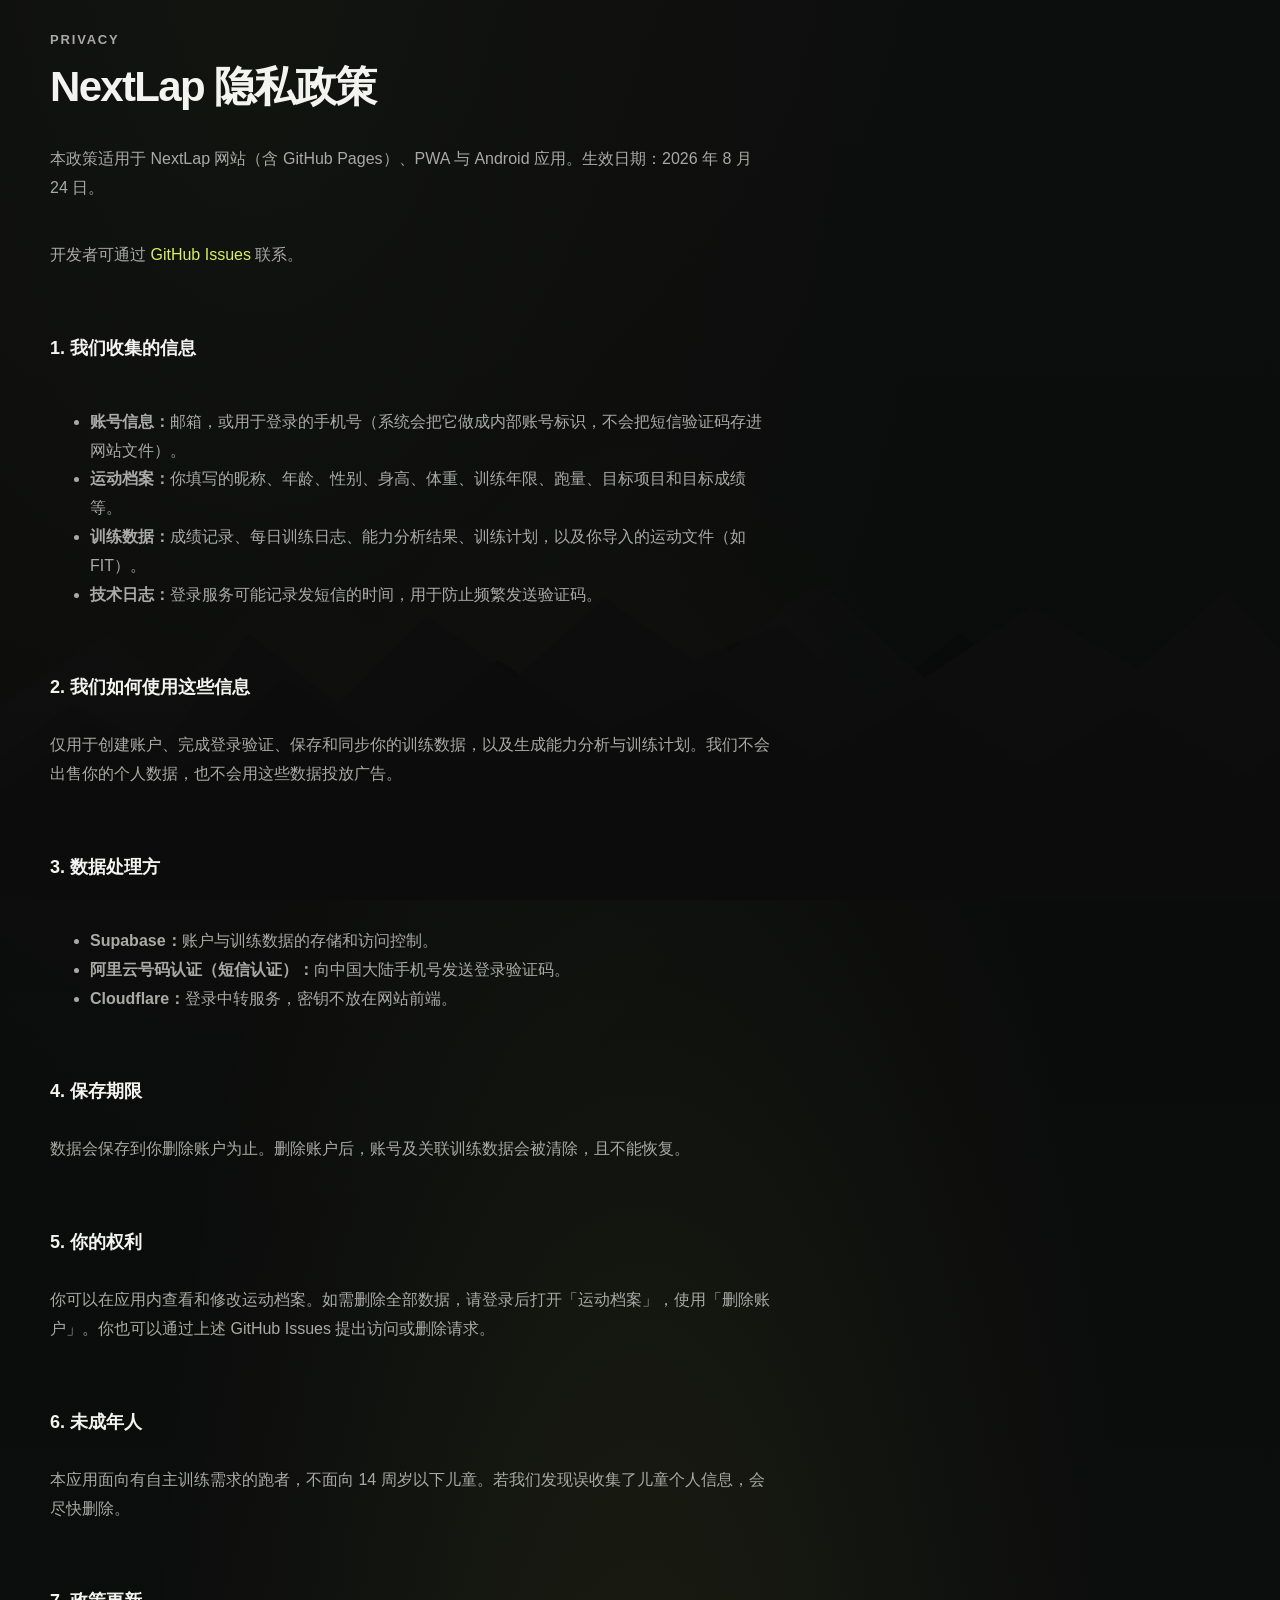
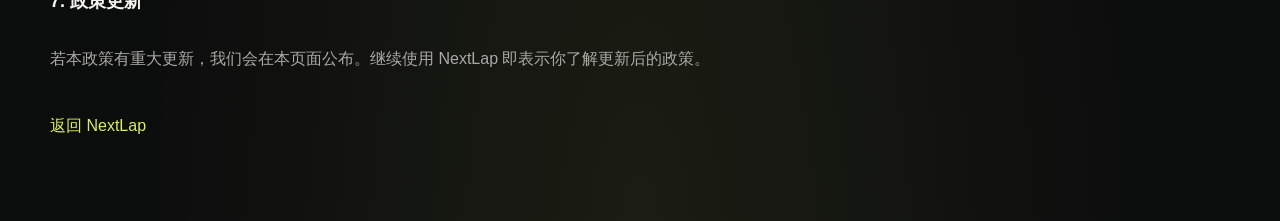
<file: privacy.html>
<!DOCTYPE html>
<html lang="zh-CN">
<head>
  <meta charset="UTF-8" />
  <meta name="viewport" content="width=device-width, initial-scale=1.0" />
  <title>隐私政策 · NextLap</title>
  <meta name="description" content="NextLap 隐私政策：说明我们收集哪些数据、如何使用，以及如何删除账户。" />
  <link rel="stylesheet" href="./styles.css?v=49" />
</head>
<body>
  <main class="app-root">
    <section class="page legal-page">
      <div class="page-head">
        <p class="eyebrow">Privacy</p>
        <h2>NextLap 隐私政策</h2>
      </div>
      <p>本政策适用于 NextLap 网站（含 GitHub Pages）、PWA 与 Android 应用。生效日期：2026 年 8 月 24 日。</p>
      <p>开发者可通过 <a href="https://github.com/sqm159/ai-running-plan/issues">GitHub Issues</a> 联系。</p>

      <h3>1. 我们收集的信息</h3>
      <ul>
        <li><strong>账号信息：</strong>邮箱，或用于登录的手机号（系统会把它做成内部账号标识，不会把短信验证码存进网站文件）。</li>
        <li><strong>运动档案：</strong>你填写的昵称、年龄、性别、身高、体重、训练年限、跑量、目标项目和目标成绩等。</li>
        <li><strong>训练数据：</strong>成绩记录、每日训练日志、能力分析结果、训练计划，以及你导入的运动文件（如 FIT）。</li>
        <li><strong>技术日志：</strong>登录服务可能记录发短信的时间，用于防止频繁发送验证码。</li>
      </ul>

      <h3>2. 我们如何使用这些信息</h3>
      <p>仅用于创建账户、完成登录验证、保存和同步你的训练数据，以及生成能力分析与训练计划。我们不会出售你的个人数据，也不会用这些数据投放广告。</p>

      <h3>3. 数据处理方</h3>
      <ul>
        <li><strong>Supabase：</strong>账户与训练数据的存储和访问控制。</li>
        <li><strong>阿里云号码认证（短信认证）：</strong>向中国大陆手机号发送登录验证码。</li>
        <li><strong>Cloudflare：</strong>登录中转服务，密钥不放在网站前端。</li>
      </ul>

      <h3>4. 保存期限</h3>
      <p>数据会保存到你删除账户为止。删除账户后，账号及关联训练数据会被清除，且不能恢复。</p>

      <h3>5. 你的权利</h3>
      <p>你可以在应用内查看和修改运动档案。如需删除全部数据，请登录后打开「运动档案」，使用「删除账户」。你也可以通过上述 GitHub Issues 提出访问或删除请求。</p>

      <h3>6. 未成年人</h3>
      <p>本应用面向有自主训练需求的跑者，不面向 14 周岁以下儿童。若我们发现误收集了儿童个人信息，会尽快删除。</p>

      <h3>7. 政策更新</h3>
      <p>若本政策有重大更新，我们会在本页面公布。继续使用 NextLap 即表示你了解更新后的政策。</p>

      <p><a href="./">返回 NextLap</a></p>
    </section>
  </main>
</body>
</html>
</file>
<file: styles.css>
:root {
  color-scheme: dark;
  --bg: #0C0D0D;
  --bg-elevated: #151617;
  --bg-card: #151617;
  --bg-card-hover: #1c1d1e;
  --bg-nav: #090A0A;
  --ink: #F3F3F0;
  --ink-secondary: #A9AAA5;
  --muted: #6F716C;
  --line: #2A2C2B;
  --line-strong: rgba(255, 255, 255, 0.15);
  --primary: #D9EE63;
  --primary-hover: #E5F47A;
  --primary-glow: rgba(217, 238, 99, 0.16);
  --indigo: #B9CC52;
  --indigo-hover: #A8BB48;
  --green: #22c55e;
  --green-dark: #16a34a;
  --emerald: #34d399;
  --orange: #f59e0b;
  --amber: #d97706;
  --red: #ef4444;
  --red-dark: #dc2626;
  --lime: #84cc16;
  --cyan: #06b6d4;
  --shadow: 0 4px 24px rgba(0, 0, 0, 0.5);
  --shadow-lg: 0 20px 60px rgba(0, 0, 0, 0.6);
}

* {
  box-sizing: border-box;
}

html {
  scroll-behavior: smooth;
}

body {
  margin: 0;
  background:
    radial-gradient(ellipse at 50% 100%, rgba(217, 238, 99, 0.07) 0%, transparent 55%),
    radial-gradient(ellipse at 20% 0%, rgba(217, 238, 99, 0.03) 0%, transparent 50%),
    linear-gradient(180deg, #0C0D0D 0%, #0a0b0b 50%, #0C0D0D 100%);
  color: var(--ink);
  font-family: -apple-system, BlinkMacSystemFont, "Segoe UI", "Microsoft YaHei", sans-serif;
  min-height: 100vh;
  position: relative;
  overflow-x: hidden;
}

/* 山脉半透明背景蒙版 */
body::after {
  content: "";
  position: fixed;
  bottom: 0;
  left: 0;
  right: 0;
  height: 75vh;
  pointer-events: none;
  z-index: 0;
  background-image:
    /* 远景山脉 - 最淡 */
    url("data:image/svg+xml,%3Csvg xmlns='http://www.w3.org/2000/svg' viewBox='0 0 1440 600' preserveAspectRatio='xMidYMax slice'%3E%3Cpath fill='%230f0f0f' fill-opacity='0.6' d='M0,600 L0,380 L120,300 L200,360 L320,220 L420,290 L520,180 L620,260 L720,200 L820,320 L920,240 L1040,350 L1160,270 L1280,340 L1380,250 L1440,320 L1440,600 Z'/%3E%3C/svg%3E"),
    /* 中景山脉 - 中等 */
    url("data:image/svg+xml,%3Csvg xmlns='http://www.w3.org/2000/svg' viewBox='0 0 1440 500' preserveAspectRatio='xMidYMax slice'%3E%3Cpath fill='%230a0a0a' fill-opacity='0.75' d='M0,500 L0,340 L80,280 L180,330 L280,200 L380,280 L480,180 L580,250 L680,160 L780,230 L880,190 L980,280 L1080,200 L1200,300 L1300,240 L1440,310 L1440,500 Z'/%3E%3C/svg%3E"),
    /* 近景山脉 - 最深 */
    url("data:image/svg+xml,%3Csvg xmlns='http://www.w3.org/2000/svg' viewBox='0 0 1440 400' preserveAspectRatio='xMidYMax slice'%3E%3Cpath fill='%23050505' fill-opacity='0.9' d='M0,400 L0,280 L100,200 L200,260 L320,150 L440,230 L560,130 L680,210 L800,160 L920,240 L1040,170 L1160,250 L1280,180 L1400,260 L1440,230 L1440,400 Z'/%3E%3C/svg%3E");
  background-repeat: no-repeat;
  background-position: bottom;
  background-size: 100% auto, 100% auto, 100% auto;
}

a {
  color: var(--primary);
  text-decoration: none;
  transition: color 0.18s ease;
}

a:hover {
  color: var(--primary-hover);
}

h1, h2, h3, h4, h5, p {
  margin-top: 0;
}

h1 {
  max-width: 780px;
  margin-bottom: 22px;
  font-size: clamp(36px, 6vw, 68px);
  line-height: 1.02;
  letter-spacing: -0.04em;
  color: var(--ink);
}

h2 {
  margin-bottom: 8px;
  font-size: clamp(26px, 4vw, 42px);
  letter-spacing: -0.04em;
  color: var(--ink);
}

h3 { margin-bottom: 10px; color: var(--ink); }

/* =========================================================================
   顶部导航栏（多页面 V1.0）
   ========================================================================= */
.topbar {
  position: sticky;
  top: 0;
  z-index: 100;
  background: rgba(9, 10, 10, 0.92);
  backdrop-filter: blur(20px);
  -webkit-backdrop-filter: blur(20px);
  border-bottom: 1px solid var(--line);
}

.nav {
  width: min(1180px, calc(100vw - 36px));
  margin: 0 auto;
  display: flex;
  justify-content: space-between;
  align-items: center;
  gap: 16px;
  padding: 12px 0;
}

.brand {
  display: flex;
  align-items: center;
  gap: 12px;
  font-weight: 800;
  letter-spacing: 0.02em;
  flex-shrink: 0;
  color: var(--ink);
}

.brand-mark {
  display: inline-grid;
  place-items: center;
  width: 40px;
  height: 40px;
  border-radius: 13px;
  background: linear-gradient(135deg, var(--primary), var(--indigo));
  color: #0C0D0D;
  font-size: 13px;
  box-shadow: 0 4px 16px var(--primary-glow);
}

.nav-links {
  display: flex;
  gap: 4px;
  flex: 1;
  min-width: 0;
  margin-left: 24px;
}

.nav-links a {
  padding: 8px 14px;
  border-radius: 999px;
  font-size: 14px;
  font-weight: 700;
  color: var(--muted);
  transition: all 0.15s ease;
  white-space: nowrap;
}

.nav-links a:hover {
  background: var(--bg-card);
  color: var(--ink);
}

.nav-links a.active {
  background: var(--primary);
  color: #0C0D0D;
  box-shadow: 0 4px 12px var(--primary-glow);
}

.nav-auth {
  display: flex;
  align-items: center;
  gap: 8px;
  flex-shrink: 0;
  min-width: 0;
}

.nav-user {
  display: inline-block;
  width: 128px;
  max-width: 128px;
  overflow: hidden;
  white-space: nowrap;
  text-overflow: ellipsis;
  vertical-align: middle;
  font-size: 13px;
  color: var(--ink);
  font-weight: 700;
}

/* =========================================================================
   应用根容器 / 页面容器
   ========================================================================= */
.app-root {
  width: min(1180px, calc(100vw - 36px));
  margin: 0 auto;
  display: grid;
  gap: 24px;
  padding: 28px 0 64px;
  position: relative;
  z-index: 1;
}

.page {
  display: grid;
  gap: 22px;
}

.page-head .eyebrow {
  margin: 0 0 8px;
}

/* =========================================================================
   按钮
   ========================================================================= */
.primary-button {
  display: inline-flex;
  align-items: center;
  justify-content: center;
  border: 0;
  border-radius: 999px;
  padding: 13px 22px;
  background: var(--primary);
  color: #0C0D0D;
  font: inherit;
  font-weight: 800;
  cursor: pointer;
  transition: transform 0.18s ease, background 0.18s ease, box-shadow 0.18s ease;
  box-shadow: 0 4px 14px var(--primary-glow);
}

.primary-button:hover {
  transform: translateY(-1px);
  background: var(--primary-hover);
  box-shadow: 0 6px 20px var(--primary-glow);
}

.primary-button.full {
  width: 100%;
  margin-top: 10px;
  padding: 16px 22px;
}

.primary-button:disabled {
  opacity: 0.5;
  cursor: not-allowed;
  transform: none;
  box-shadow: none;
}

.secondary-button,
.ghost-button,
.danger-button {
  display: inline-flex;
  align-items: center;
  justify-content: center;
  border-radius: 999px;
  padding: 11px 18px;
  font: inherit;
  font-weight: 700;
  cursor: pointer;
  transition: all 0.18s ease;
}

.secondary-button {
  border: 1px solid var(--line-strong);
  background: var(--bg-card);
  color: var(--ink);
}

.secondary-button:hover {
  background: var(--bg-card-hover);
  border-color: var(--primary);
}

.ghost-button {
  border: 1px solid var(--line);
  background: transparent;
  color: var(--ink-secondary);
}

.ghost-button:hover {
  background: var(--bg-card);
  color: var(--ink);
  border-color: var(--line-strong);
}

.danger-button {
  border: 1px solid rgba(220, 38, 38, 0.3);
  background: rgba(220, 38, 38, 0.08);
  color: var(--red);
}

.danger-button:hover {
  background: rgba(220, 38, 38, 0.18);
}

/* =========================================================================
   面板 / 卡片
   ========================================================================= */
.hero-card,
.form-card,
.output-card,
.panel,
.model-grid article,
.week-card,
.timeline-item {
  border: 1px solid var(--line);
  border-radius: 28px;
  background: var(--bg-card);
  box-shadow: var(--shadow);
}

.panel {
  padding: clamp(20px, 4vw, 34px);
}

.eyebrow {
  margin: 0 0 12px;
  color: var(--primary);
  font-size: 13px;
  font-weight: 800;
  letter-spacing: 0.14em;
  text-transform: uppercase;
}

.metric {
  padding: 18px;
  border-radius: 20px;
  background: var(--bg-elevated);
  border: 1px solid var(--line);
}

.metric span {
  display: block;
  margin-bottom: 8px;
  color: var(--muted);
  font-size: 13px;
}

.metric strong {
  line-height: 1.55;
  color: var(--ink);
}

/* =========================================================================
   表单
   ========================================================================= */
.form-card,
.output-card {
  box-shadow: var(--shadow);
  padding: clamp(18px, 3vw, 28px);
}

.form-grid {
  display: grid;
  grid-template-columns: repeat(2, minmax(0, 1fr));
  gap: 14px;
}

.form-grid.cols-3 {
  grid-template-columns: repeat(3, minmax(0, 1fr));
}

label {
  display: grid;
  gap: 8px;
  color: var(--ink-secondary);
  font-size: 14px;
  font-weight: 700;
}

input,
select,
textarea {
  width: 100%;
  border: 1px solid var(--line);
  border-radius: 14px;
  padding: 13px 14px;
  background: var(--bg-elevated);
  color: var(--ink);
  font: inherit;
  outline: none;
  transition: border-color 0.18s ease, box-shadow 0.18s ease;
}

input::placeholder,
textarea::placeholder {
  color: var(--muted);
}

input:focus,
select:focus,
textarea:focus {
  border-color: var(--primary);
  box-shadow: 0 0 0 3px var(--primary-glow);
}

select option {
  background: var(--bg-elevated);
  color: var(--ink);
}

textarea {
  min-height: 126px;
  resize: vertical;
  line-height: 1.65;
}

.full-field {
  grid-column: 1 / -1;
  margin-top: 4px;
}

.form-note {
  margin: 14px 0 0;
  font-size: 13px;
  color: var(--muted);
  line-height: 1.7;
}

/* =========================================================================
   首页 Dashboard
   ========================================================================= */
.hero {
  padding: 8px 0 12px;
}

.hero-grid {
  display: grid;
  grid-template-columns: minmax(0, 1.12fr) minmax(300px, 0.58fr);
  gap: 42px;
  align-items: center;
}

.hero-copy {
  max-width: 660px;
  color: var(--ink-secondary);
  font-size: 17px;
  line-height: 1.75;
}

.hero-actions {
  display: flex;
  gap: 12px;
  flex-wrap: wrap;
  align-items: center;
  margin-top: 22px;
}

.hero-card {
  display: grid;
  gap: 16px;
  padding: 24px;
}

/* Dashboard 状态卡片网格 */
.dashboard-grid {
  display: grid;
  grid-template-columns: repeat(auto-fit, minmax(220px, 1fr));
  gap: 16px;
}

.status-card {
  border: 1px solid var(--line);
  border-radius: 22px;
  padding: 20px;
  background: var(--bg-card);
  box-shadow: 0 8px 24px rgba(0, 0, 0, 0.35);
}

.status-card .label {
  display: block;
  margin-bottom: 8px;
  color: var(--muted);
  font-size: 12px;
  font-weight: 800;
  letter-spacing: 0.08em;
  text-transform: uppercase;
}

.status-card .value {
  font-size: 22px;
  font-weight: 800;
  color: var(--primary);
  line-height: 1.3;
}

.status-card .sub {
  margin-top: 6px;
  font-size: 13px;
  color: var(--muted);
  line-height: 1.5;
}

.quick-actions {
  display: flex;
  gap: 12px;
  flex-wrap: wrap;
}

/* =========================================================================
   认证页
   ========================================================================= */
.auth-wrap {
  display: grid;
  place-content: center;
  min-height: 60vh;
}

.auth-card {
  width: min(440px, 100%);
  margin: 0 auto;
  border: 1px solid var(--line);
  border-radius: 28px;
  padding: clamp(24px, 4vw, 36px);
  background: var(--bg-card);
  box-shadow: var(--shadow-lg);
}

.auth-tabs {
  display: flex;
  gap: 6px;
  margin-bottom: 22px;
  padding: 5px;
  border-radius: 999px;
  background: var(--bg-elevated);
  border: 1px solid var(--line);
}

.auth-tab {
  flex: 1;
  padding: 10px 14px;
  border: 0;
  border-radius: 999px;
  background: transparent;
  color: var(--muted);
  font: inherit;
  font-weight: 800;
  cursor: pointer;
  transition: all 0.18s ease;
}

.auth-tab.active {
  background: var(--bg-card);
  color: var(--ink);
  box-shadow: 0 2px 8px rgba(0, 0, 0, 0.3);
}

.auth-form {
  display: grid;
  gap: 14px;
}

.auth-hint {
  margin: 12px 0 0;
  font-size: 12px;
  color: var(--muted);
  line-height: 1.6;
}

.auth-method-tabs {
  display: flex;
  gap: 6px;
  margin-bottom: 18px;
  padding: 5px;
  border-radius: 999px;
  background: var(--bg-elevated);
  border: 1px solid var(--line);
}

.auth-method-tab {
  flex: 1;
  padding: 10px 14px;
  border: 0;
  border-radius: 999px;
  background: transparent;
  color: var(--muted);
  font: inherit;
  font-weight: 800;
  cursor: pointer;
  transition: all 0.18s ease;
}

.auth-method-tab.active {
  background: var(--bg-card);
  color: var(--ink);
  box-shadow: 0 2px 8px rgba(0, 0, 0, 0.3);
}

.phone-otp-row {
  display: flex;
  gap: 10px;
  align-items: flex-end;
}

.phone-otp-row label {
  flex: 1;
}

.otp-btn {
  white-space: nowrap;
  min-width: 110px;
  justify-content: center;
  padding: 11px 16px;
}

.config-warn {
  border: 1px solid rgba(217, 119, 6, 0.25);
  border-radius: 18px;
  padding: 16px 18px;
  background: rgba(217, 119, 6, 0.08);
  font-size: 14px;
  line-height: 1.7;
  color: var(--amber);
}

.config-warn strong {
  color: var(--orange);
}

.config-warn code {
  display: inline-block;
  padding: 2px 8px;
  border-radius: 8px;
  background: var(--bg-elevated);
  border: 1px solid rgba(217, 119, 6, 0.2);
  font-size: 13px;
  color: var(--ink);
}

/* =========================================================================
   运动档案页
   ========================================================================= */
.profile-section {
  border: 1px solid var(--line);
  border-radius: 22px;
  padding: 22px;
  background: var(--bg-card);
}

.profile-section h3 {
  margin-bottom: 14px;
  color: var(--ink);
  font-size: 16px;
}

/* =========================================================================
   成绩数据库页
   ========================================================================= */
.perf-toolbar {
  display: flex;
  justify-content: space-between;
  align-items: center;
  gap: 14px;
  flex-wrap: wrap;
}

.perf-table {
  width: 100%;
  border-collapse: collapse;
  font-size: 14px;
  background: var(--bg-card);
  border-radius: 18px;
  overflow: hidden;
  border: 1px solid var(--line);
}

.perf-table th,
.perf-table td {
  padding: 12px 14px;
  text-align: left;
  border-bottom: 1px solid var(--line);
}

.perf-table th {
  background: var(--bg-elevated);
  color: var(--muted);
  font-weight: 800;
  font-size: 12px;
  text-transform: uppercase;
  letter-spacing: 0.05em;
}

.perf-table tr:last-child td {
  border-bottom: 0;
}

.perf-table .col-event {
  font-weight: 800;
  color: var(--primary);
  white-space: nowrap;
}

.perf-table .col-time {
  font-weight: 700;
  font-size: 15px;
  color: var(--ink);
}

.perf-table .col-date {
  color: var(--muted);
  font-size: 13px;
}

.perf-table .col-action {
  text-align: right;
}

.perf-table .del-btn {
  border: 0;
  background: transparent;
  color: var(--red);
  font-size: 13px;
  cursor: pointer;
  padding: 4px 8px;
  border-radius: 8px;
}

.perf-table .del-btn:hover {
  background: rgba(220, 38, 38, 0.08);
}

.empty-row td {
  text-align: center;
  color: var(--muted);
  padding: 32px;
}

/* =========================================================================
   能力分析页
   ========================================================================= */
.analysis-layout {
  display: grid;
  grid-template-columns: minmax(0, 1.08fr) minmax(320px, 0.72fr);
  gap: 22px;
  align-items: start;
}

.output-card {
  position: sticky;
  top: 96px;
}

.empty-state {
  min-height: 360px;
  display: grid;
  place-content: center;
  text-align: center;
}

.empty-state p {
  color: var(--muted);
  line-height: 1.7;
}

/* 雷达图 */
.radar-section {
  margin: 20px 0;
  text-align: center;
}

.radar-canvas {
  max-width: 100%;
  height: auto;
  border-radius: 18px;
  background: var(--bg-elevated);
}

.radar-legend {
  display: flex;
  justify-content: center;
  gap: 24px;
  margin-top: 12px;
  font-size: 13px;
  color: var(--ink-secondary);
}

.radar-legend span {
  display: flex;
  align-items: center;
  gap: 6px;
}

.radar-legend .dot {
  width: 12px;
  height: 12px;
  border-radius: 50%;
}

.dot-current { background: var(--primary); }
.dot-target { background: var(--orange); }
/* 运动员类型徽章 */
.athlete-type-box {
  display: flex;
  align-items: center;
  gap: 12px;
  margin: 16px 0;
  border-radius: 18px;
  padding: 14px 18px;
  background: var(--bg-elevated);
  border: 1px solid var(--line);
}

.athlete-type-badge {
  display: inline-flex;
  align-items: center;
  justify-content: center;
  padding: 8px 16px;
  border-radius: 999px;
  font-size: 16px;
  font-weight: 800;
  white-space: nowrap;
  flex-shrink: 0;
}

.badge-speed { background: var(--orange); color: white; }
.badge-endurance { background: var(--primary); color: #0C0D0D; }
.badge-balanced { background: var(--green); color: white; }
.athlete-type-desc {
  font-size: 13px;
  line-height: 1.6;
  color: var(--ink-secondary);
}

/* 能力评估表 */
.demand-table {
  width: 100%;
  border-collapse: collapse;
  margin: 16px 0;
  font-size: 13px;
}

.demand-table th,
.demand-table td {
  padding: 8px 10px;
  text-align: center;
  border-bottom: 1px solid var(--line);
}

.demand-table th {
  color: var(--muted);
  font-weight: 700;
  font-size: 12px;
  text-transform: uppercase;
  letter-spacing: 0.05em;
}

.demand-table .surplus { color: var(--green); font-weight: 700; }
.demand-table .deficit { color: var(--red); font-weight: 700; }
.demand-table .balanced { color: var(--muted); }
.demand-table .gap-advantage { color: var(--green); font-weight: 700; }
.demand-table .gap-matched { color: var(--muted); font-weight: 600; }
.demand-table .gap-deficit { color: var(--red); font-weight: 700; }

/* 能力画像定性标签 */
.ability-profile {
  display: grid;
  grid-template-columns: repeat(3, minmax(0, 1fr));
  gap: 10px;
  margin: 8px 0 4px;
}

.profile-item {
  display: flex;
  justify-content: space-between;
  align-items: center;
  padding: 10px 14px;
  border-radius: 14px;
  font-size: 13px;
  border: 1px solid transparent;
}

.profile-item .profile-label {
  font-weight: 700;
  color: var(--ink-secondary);
}

.profile-item .profile-value {
  font-weight: 800;
  font-size: 14px;
}

.qual-excellent { background: rgba(5, 150, 105, 0.12); border-color: rgba(5, 150, 105, 0.25); }
.qual-excellent .profile-value { color: var(--green); }
.qual-good { background: var(--bg-elevated); border-color: var(--line); }
.qual-good .profile-value { color: var(--ink-secondary); }
.qual-deficit { background: rgba(220, 38, 38, 0.12); border-color: rgba(220, 38, 38, 0.25); }
.qual-deficit .profile-value { color: var(--red); }

/* 教练建议 */
.coach-advice-box {
  margin: 16px 0;
  border-radius: 18px;
  padding: 16px 18px;
  background: var(--bg-elevated);
  border: 1px solid var(--line);
}

.coach-advice-box h4 {
  margin: 0 0 10px;
  font-size: 15px;
  color: var(--primary);
}

.coach-advice-box p {
  margin: 6px 0;
  font-size: 14px;
  line-height: 1.7;
  color: var(--ink-secondary);
}

.coach-advice-box strong {
  color: var(--ink);
}

/* 配速表 */
.pace-table-box {
  margin: 10px 0 16px;
  border-radius: 18px;
  padding: 14px 16px;
  background: var(--bg-elevated);
  border: 1px solid var(--line);
}

.pace-table {
  width: 100%;
  border-collapse: collapse;
  font-size: 13px;
}

.pace-table th,
.pace-table td {
  padding: 8px 10px;
  text-align: left;
  border-bottom: 1px solid var(--line);
}

.pace-table th {
  color: var(--muted);
  font-weight: 700;
  font-size: 12px;
  text-transform: uppercase;
  letter-spacing: 0.05em;
}

.pace-table .pace-label { font-weight: 700; color: var(--primary); white-space: nowrap; }
.pace-table .pace-value { font-weight: 800; color: var(--ink); font-size: 14px; white-space: nowrap; }
.pace-table .pace-desc { color: var(--ink-secondary); line-height: 1.5; }
.pace-table .pace-desc small { color: var(--muted); font-size: 11px; }
.pace-note { margin: 10px 0 0; color: var(--muted); font-size: 12px; line-height: 1.6; }

/* 短板分析 */
.weakness-box {
  margin: 16px 0;
  border-radius: 18px;
  padding: 16px 18px;
  background: var(--bg-elevated);
  border: 1px solid var(--line);
}

.weakness-box h4 {
  margin: 0 0 10px;
  font-size: 15px;
  color: var(--orange);
}

.weakness-item {
  display: grid;
  grid-template-columns: auto 1fr;
  gap: 8px 12px;
  padding: 8px 0;
  border-bottom: 1px solid var(--line);
  font-size: 13px;
  line-height: 1.6;
}

.weakness-item:last-child { border-bottom: 0; }
.weakness-item .wk-label { color: var(--muted); font-weight: 700; white-space: nowrap; }
.weakness-item .wk-value { color: var(--ink-secondary); }

/* 训练权重调整 */
.weight-box {
  margin: 16px 0;
  border-radius: 18px;
  padding: 16px 18px;
  background: var(--bg-elevated);
  border: 1px solid var(--line);
}

.weight-box h4 { margin: 0 0 12px; font-size: 15px; color: var(--primary); }

.weight-comparison {
  display: grid;
  grid-template-columns: 1fr 1fr;
  gap: 12px;
}

.weight-col {
  min-width: 0;
}

.weight-col h5 {
  margin: 0 0 8px;
  font-size: 13px;
  color: var(--ink-secondary);
  font-weight: 800;
  text-transform: uppercase;
  letter-spacing: 0.05em;
}

.weight-bar-item {
  display: flex;
  gap: 5px;
  align-items: center;
  margin-bottom: 6px;
  font-size: 13px;
  min-width: 0;
}

.weight-bar-item .wb-label {
  flex: 0 0 70px;
  width: 70px;
  font-weight: 700;
  font-size: 11px;
  line-height: 1.2;
  white-space: nowrap;
  overflow: visible;
  z-index: 10;
  position: relative;
}

.weight-bar-item .wb-bar {
  flex: 1 1 auto;
  height: 10px;
  border-radius: 999px;
  background: var(--line);
  overflow: hidden;
  min-width: 30px;
}

.weight-bar-item .wb-bar span { display: block; height: 100%; border-radius: inherit; transition: width 0.4s ease; }
.wb-default span { background: #8A8C87; }
.wb-adjusted span { background: var(--primary); box-shadow: 0 0 6px rgba(217,238,99,0.35); }

.weight-bar-item .wb-value {
  flex: 0 0 30px;
  width: 30px;
  text-align: center;
  font-weight: 800;
  font-size: 12px;
  border-radius: 5px;
  padding: 1px 3px;
}

.wb-default .wb-value { background: #8A8C87; color: #0C0D0D; }
.wb-adjusted .wb-value { background: var(--primary); color: #0C0D0D; }

.wb-default .wb-label { color: #F3F3F0 !important; }
.wb-adjusted .wb-label {
  color: #0C0D0D !important;
  background: rgba(217, 238, 99, 0.85);
  border-radius: 4px;
  padding: 1px 4px;
}

/* 动态调整提示 */
.adjustment-box {
  display: grid;
  gap: 8px;
  margin: 16px 0;
  border: 1px solid rgba(217, 238, 99, 0.30);
  border-radius: 18px;
  padding: 14px 16px;
  background: rgba(217, 238, 99, 0.08);
}

.adjustment-box strong { color: var(--primary); }
.adjustment-box p { margin: 0; color: var(--ink); font-size: 13px; line-height: 1.6; }

/* 标签 pill */
.pill-list {
  display: flex;
  flex-wrap: wrap;
  gap: 8px;
  margin: 14px 0 20px;
}

.pill {
  border-radius: 999px;
  padding: 7px 11px;
  background: var(--bg-elevated);
  color: var(--ink);
  font-size: 13px;
  font-weight: 800;
  border: 1px solid var(--line);
}

.advice {
  border-left: 4px solid var(--primary);
  border-radius: 14px;
  padding: 14px 16px;
  background: var(--bg-elevated);
  color: var(--ink-secondary);
  line-height: 1.65;
}

/* =========================================================================
   训练计划页
   ========================================================================= */
.timeline {
  display: grid;
  grid-template-columns: repeat(4, minmax(0, 1fr));
  gap: 14px;
  margin: 22px 0 24px;
}

.timeline-item {
  box-shadow: var(--shadow);
  padding: 18px;
}

.timeline-item strong {
  display: block;
  margin-bottom: 6px;
  font-size: 18px;
  color: var(--ink);
}

.timeline-item span {
  color: var(--muted);
  font-size: 14px;
}

.week-grid {
  display: grid;
  grid-template-columns: repeat(2, minmax(0, 1fr));
  gap: 16px;
}

.week-card {
  box-shadow: var(--shadow);
  padding: 20px;
}

.week-head {
  display: flex;
  justify-content: space-between;
  gap: 14px;
  border-bottom: 1px solid var(--line);
  padding-bottom: 12px;
  margin-bottom: 12px;
}

.week-head small { color: var(--muted); }

.day-list {
  display: grid;
  gap: 10px;
  margin: 0;
  padding: 0;
  list-style: none;
}

.day-list li {
  display: grid;
  gap: 4px;
  border-radius: 14px;
  padding: 12px;
  background: var(--bg-elevated);
  border: 1px solid var(--line);
}

.day-list strong { color: var(--primary); }
.day-list span { color: var(--ink-secondary); font-size: 13px; line-height: 1.5; }

/* =========================================================================
   模型 / 科学依据
   ========================================================================= */
.model-grid {
  display: grid;
  grid-template-columns: repeat(4, minmax(0, 1fr));
  gap: 14px;
}

.model-grid article {
  box-shadow: var(--shadow);
  padding: 20px;
}

.model-grid p {
  color: var(--ink-secondary);
  line-height: 1.7;
  font-size: 13px;
}

.science-grid {
  display: grid;
  grid-template-columns: repeat(3, minmax(0, 1fr));
  gap: 14px;
}

.science-card {
  border: 1px solid var(--line);
  border-radius: 22px;
  padding: 20px;
  background: var(--bg-card);
}

.science-card h3 { margin-bottom: 8px; color: var(--primary); }
.science-desc { font-size: 13px; line-height: 1.7; color: var(--ink-secondary); margin-bottom: 12px; }
.science-tags { display: flex; flex-wrap: wrap; gap: 6px; }
.science-tags span { padding: 4px 10px; border-radius: 999px; background: var(--bg-elevated); color: var(--ink-secondary); font-size: 11px; font-weight: 700; border: 1px solid var(--line); }

.formula-grid {
  display: grid;
  grid-template-columns: repeat(4, minmax(0, 1fr));
  gap: 12px;
}

.formula-card {
  border: 1px solid var(--line);
  border-radius: 18px;
  padding: 16px;
  background: var(--bg-card);
}

.formula-card h4 { margin: 0 0 8px; font-size: 14px; color: var(--primary); }
.formula-card code { display: block; margin-bottom: 8px; padding: 8px 10px; border-radius: 10px; background: var(--bg-elevated); font-size: 11px; color: var(--ink); line-height: 1.5; overflow-x: auto; }
.formula-card p { font-size: 12px; line-height: 1.6; color: var(--ink-secondary); }

/* =========================================================================
   Toast / Loading / Guard
   ========================================================================= */
.toast {
  position: fixed;
  bottom: 28px;
  left: 50%;
  transform: translateX(-50%);
  z-index: 200;
  padding: 12px 20px;
  border-radius: 999px;
  background: var(--bg-elevated);
  color: var(--ink);
  font-size: 14px;
  font-weight: 700;
  box-shadow: var(--shadow-lg);
  animation: toast-in 0.2s ease;
  border: 1px solid var(--line);
}

.toast.toast-error { background: var(--red); color: white; }
.toast.toast-success { background: var(--green); color: white; }
@keyframes toast-in {
  from { opacity: 0; transform: translate(-50%, 8px); }
  to { opacity: 1; transform: translate(-50%, 0); }
}

.loading {
  display: grid;
  place-content: center;
  padding: 60px 0;
  color: var(--muted);
  font-size: 14px;
}

.loading::after {
  content: "";
  display: block;
  width: 28px;
  height: 28px;
  margin: 12px auto 0;
  border: 3px solid var(--line);
  border-top-color: var(--primary);
  border-radius: 50%;
  animation: spin 0.8s linear infinite;
}

@keyframes spin { to { transform: rotate(360deg); } }

.guard {
  text-align: center;
  padding: 60px 20px;
}

.guard h2 { margin-bottom: 12px; }
.guard p { color: var(--muted); margin-bottom: 22px; line-height: 1.7; }

.site-footer {
  width: min(1180px, calc(100vw - 36px));
  margin: 0 auto;
  padding: 0 0 40px;
  text-align: center;
  font-size: 13px;
  color: var(--muted);
  line-height: 1.7;
}

.legal-page {
  max-width: 720px;
}

.legal-page h3 {
  margin: 28px 0 10px;
  font-size: 18px;
}

.legal-page p,
.legal-page li {
  color: var(--ink-secondary);
  line-height: 1.8;
}

.account-danger {
  margin-top: 28px;
  padding: 18px 20px;
  border: 1px solid rgba(239, 68, 68, 0.28);
  border-radius: 16px;
  background: rgba(239, 68, 68, 0.06);
}

.account-danger h3 {
  margin: 0 0 8px;
}

.account-danger p {
  color: var(--ink-secondary);
  line-height: 1.7;
  margin: 0 0 14px;
}

/* =========================================================================
   响应式
   ========================================================================= */
@media (max-width: 980px) {
  .hero-grid,
  .analysis-layout,
  .timeline,
  .week-grid,
  .model-grid,
  .science-grid,
  .formula-grid,
  .weight-comparison {
    grid-template-columns: 1fr;
  }

  .output-card {
    position: static;
  }

  .nav-links {
    margin-left: 12px;
    overflow-x: auto;
  }
}

@media (max-width: 720px) {
  .nav {
    flex-wrap: wrap;
  }

  .nav-links {
    order: 3;
    width: 100%;
    margin-left: 0;
  }

  /* 登录账号固定宽度，超出省略，避免挤掉滑动菜单 */
  .nav-auth {
    flex-shrink: 0;
    gap: 6px;
  }

  .nav-user {
    width: 96px;
    max-width: 96px;
  }

  .form-grid,
  .form-grid.cols-3 {
    grid-template-columns: 1fr;
  }

  h1 { font-size: 38px; }
}

@media (max-width: 400px) {
  .nav-user {
    width: 84px;
    max-width: 84px;
  }

  .nav-auth .ghost-button {
    padding: 6px 10px;
    font-size: 12px;
  }
}

/* =========================================================================
   V2 训练日历 / 每日日志 / 训练负荷
   ========================================================================= */

/* ---- 启用课表按钮 + 状态条 ---- */
.plan-action-bar {
  display: flex;
  align-items: center;
  gap: 14px;
  flex-wrap: wrap;
  margin: 14px 0 22px;
  padding: 14px 18px;
  border-radius: 18px;
  background: rgba(217, 238, 99, 0.08);
  border: 1px solid rgba(217, 238, 99, 0.18);
}

.plan-status {
  font-size: 14px;
  line-height: 1.6;
  color: var(--ink-secondary);
}

.plan-status-active {
  color: var(--primary);
  font-weight: 700;
}

.plan-status-active a {
  color: var(--primary);
  text-decoration: underline;
}

.plan-status-other {
  color: var(--orange);
  font-size: 13px;
}

/* ---- 弹窗 ---- */
.modal-overlay {
  position: fixed;
  inset: 0;
  z-index: 1000;
  background: rgba(0, 0, 0, 0.6);
  backdrop-filter: blur(4px);
  display: grid;
  place-items: center;
  padding: 20px;
  animation: fadeIn 0.18s ease;
}

@keyframes fadeIn {
  from { opacity: 0; }
  to { opacity: 1; }
}

.modal-card {
  width: min(460px, 100%);
  background: var(--bg-card);
  border: 1px solid var(--line);
  border-radius: 22px;
  overflow: hidden;
  box-shadow: var(--shadow-lg);
  animation: popIn 0.22s ease;
}

@keyframes popIn {
  from { transform: scale(0.96); opacity: 0; }
  to { transform: scale(1); opacity: 1; }
}

.modal-head {
  display: flex;
  justify-content: space-between;
  align-items: center;
  padding: 18px 22px 8px;
}

.modal-head h3 {
  margin: 0;
  font-size: 18px;
  color: var(--ink);
}

.modal-close {
  background: transparent;
  border: 0;
  font-size: 26px;
  line-height: 1;
  color: var(--muted);
  cursor: pointer;
  padding: 4px 8px;
  border-radius: 8px;
}

.modal-close:hover { background: var(--bg-elevated); color: var(--ink); }

.modal-body {
  padding: 8px 22px 18px;
}

.modal-desc {
  margin: 0 0 14px;
  color: var(--ink-secondary);
  font-size: 14px;
  line-height: 1.7;
}

.modal-body label {
  font-size: 13px;
}

.modal-hint {
  margin-top: 8px;
  color: var(--muted);
  font-size: 12px;
}

.modal-foot {
  display: flex;
  justify-content: flex-end;
  gap: 10px;
  padding: 14px 22px 20px;
  background: var(--bg-elevated);
  border-top: 1px solid var(--line);
}

/* ---- 训练日历 ---- */
.cal-top-actions {
  display: flex;
  justify-content: space-between;
  align-items: center;
  flex-wrap: wrap;
  gap: 10px;
  margin: 0 0 16px;
}
.cal-month-nav {
  display: flex;
  flex-wrap: wrap;
  gap: 8px;
  align-items: center;
}

.month-cal {
  border: 1px solid var(--line);
  border-radius: 20px;
  background: var(--bg-card);
  padding: 16px;
}
.month-cal-weekdays {
  display: grid;
  grid-template-columns: repeat(7, minmax(0, 1fr));
  gap: 8px;
  margin-bottom: 8px;
  text-align: center;
  color: var(--muted);
  font-size: 12px;
  font-weight: 700;
}
.month-cal-grid {
  display: grid;
  grid-template-columns: repeat(7, minmax(0, 1fr));
  gap: 8px;
}
.month-day-num {
  font-size: 15px;
  font-weight: 800;
  color: var(--ink);
}
.month-day.is-outside {
  opacity: 0.42;
}
.cal-day-title-empty {
  min-height: 1em;
}

.calendar-page .cal-summary {
  display: grid;
  grid-template-columns: repeat(3, minmax(0, 1fr));
  gap: 12px;
  margin: 16px 0 24px;
}

.cal-summary-item {
  padding: 14px 16px;
  border-radius: 16px;
  background: var(--bg-card);
  border: 1px solid var(--line);
}

.cal-summary-item span {
  display: block;
  color: var(--muted);
  font-size: 12px;
  margin-bottom: 4px;
}

.cal-summary-item strong {
  font-size: 17px;
  color: var(--ink);
}

.cal-weeks {
  display: grid;
  gap: 18px;
}

.cal-week {
  border: 1px solid var(--line);
  border-radius: 20px;
  background: var(--bg-card);
  padding: 16px;
}

.cal-week-head {
  display: flex;
  justify-content: space-between;
  align-items: center;
  gap: 12px;
  flex-wrap: wrap;
  margin-bottom: 12px;
  padding-bottom: 10px;
  border-bottom: 1px solid var(--line);
}

.cal-week-title {
  font-size: 16px;
  font-weight: 800;
  color: var(--ink);
}

.cal-week-phase {
  display: inline-block;
  margin-left: 8px;
  padding: 3px 10px;
  border-radius: 999px;
  font-size: 11px;
  font-weight: 700;
  color: white;
}

.phase-base { background: var(--primary); color: #0C0D0D; }
.phase-build { background: var(--green); }
.phase-specific { background: var(--orange); }
.phase-taper { background: var(--indigo); color: #0C0D0D; }
.cal-week-meta {
  color: var(--muted);
  font-size: 12px;
}

.cal-week-grid {
  display: grid;
  grid-template-columns: repeat(7, minmax(0, 1fr));
  gap: 8px;
}

.cal-day {
  display: flex;
  flex-direction: column;
  gap: 4px;
  padding: 10px 8px;
  border-radius: 12px;
  background: var(--bg-elevated);
  border: 1px solid var(--line);
  min-height: 86px;
  transition: transform 0.15s ease, box-shadow 0.15s ease;
  text-decoration: none;
  color: inherit;
}

.cal-day:hover {
  transform: translateY(-2px);
  box-shadow: 0 8px 20px rgba(0, 0, 0, 0.4);
  border-color: var(--primary);
}

.cal-day-head {
  display: flex;
  justify-content: space-between;
  font-size: 11px;
  color: var(--muted);
}

.cal-date { font-weight: 700; color: var(--ink); }

.cal-day-title {
  font-size: 12px;
  font-weight: 700;
  color: var(--ink);
  line-height: 1.3;
}

.cal-day-status {
  font-size: 10px;
  color: var(--muted);
  margin-top: auto;
}

.cal-day-load {
  font-size: 11px;
  font-weight: 700;
  color: var(--primary);
}

.cal-day-future { background: var(--bg-elevated); }
.cal-day-past { background: var(--bg-elevated); opacity: 0.85; }
.cal-day-today {
  border-color: var(--primary);
  background: rgba(217, 238, 99, 0.14);
}
.cal-day-done {
  background: rgba(5, 150, 105, 0.14);
  border-color: rgba(5, 150, 105, 0.35);
}
.cal-day-partial {
  background: rgba(217, 119, 6, 0.14);
  border-color: rgba(217, 119, 6, 0.35);
}
.cal-day-skip {
  background: var(--bg-elevated);
  opacity: 0.5;
}
.cal-day-missed {
  background: rgba(220, 38, 38, 0.08);
  border-color: rgba(220, 38, 38, 0.25);
}

/* ---- 每日训练详情页 ---- */
.day-nav {
  display: flex;
  justify-content: space-between;
  gap: 10px;
  margin: 0 0 14px;
}

.ghost-button {
  background: transparent;
  border: 1px solid var(--line);
  border-radius: 999px;
  padding: 8px 14px;
  font: inherit;
  font-size: 13px;
  color: var(--ink-secondary);
  cursor: pointer;
  text-decoration: none;
  display: inline-block;
}

.ghost-button:hover { background: var(--bg-card); color: var(--ink); border-color: var(--line-strong); }

.ghost-button.disabled {
  opacity: 0.4;
  cursor: not-allowed;
  pointer-events: none;
}

.danger-btn {
  color: var(--red);
  border-color: rgba(220, 38, 38, 0.3);
  background: rgba(220, 38, 38, 0.08);
}
.danger-btn:hover {
  background: rgba(220, 38, 38, 0.18);
  color: var(--red);
  border-color: rgba(220, 38, 38, 0.5);
}

.danger-button {
  display: inline-flex;
  align-items: center;
  justify-content: center;
  border: 0;
  border-radius: 999px;
  padding: 13px 22px;
  background: var(--red);
  color: white;
  font: inherit;
  font-weight: 800;
  cursor: pointer;
  transition: transform 0.18s ease, background 0.18s ease;
}
.danger-button:hover {
  transform: translateY(-1px);
  background: var(--red-dark);
}
.danger-button:disabled {
  opacity: 0.5;
  cursor: not-allowed;
  transform: none;
}

.day-grid {
  display: grid;
  grid-template-columns: minmax(0, 1fr) minmax(0, 1fr);
  gap: 18px;
  align-items: start;
}

.day-plan-title {
  font-size: 18px;
  font-weight: 800;
  color: var(--ink);
  margin: 8px 0;
}

.day-plan-detail {
  color: var(--ink-secondary);
  font-size: 14px;
  line-height: 1.75;
  white-space: pre-wrap;
}

.log-form {
  display: grid;
  gap: 12px;
}

.log-grid {
  display: grid;
  grid-template-columns: repeat(2, minmax(0, 1fr));
  gap: 12px;
}

.log-preview {
  margin-top: 4px;
  padding: 12px 14px;
  border-radius: 14px;
  background: rgba(217, 238, 99, 0.10);
  color: var(--primary);
  font-size: 14px;
  font-weight: 700;
  border: 1px solid rgba(217, 238, 99, 0.20);
}

.log-preview strong { font-size: 16px; }

.log-actions {
  display: flex;
  gap: 10px;
}

.log-feedback {
  margin-top: 18px;
}

.advice-box {
  border-left: 4px solid var(--primary);
  background: var(--bg-elevated);
}

.feedback-list {
  margin: 8px 0 0;
  padding-left: 20px;
}

.feedback-list li {
  margin-bottom: 6px;
  font-size: 14px;
  line-height: 1.6;
  color: var(--ink-secondary);
}

/* ---- 动态调整卡片 ---- */
.adjust-box {
  border-left-color: var(--indigo);
  background: var(--bg-elevated);
  margin-top: 16px;
}
.adjust-box h3 {
  color: var(--indigo);
  margin: 0 0 8px;
}
.adjust-preview-inner {
  background: var(--bg-card);
  border-radius: 10px;
  padding: 12px 14px;
  border: 1px solid var(--line);
}
.adjust-preview-inner p {
  margin: 0 0 6px;
  color: var(--ink-secondary);
}

.cal-day-adjusted {
  outline: 2px solid var(--indigo);
  outline-offset: -2px;
}

.adjust-banner {
  background: rgba(156, 204, 10, 0.10);
  border: 1px solid rgba(156, 204, 10, 0.25);
  border-radius: 12px;
  padding: 12px 16px;
  margin-bottom: 18px;
  display: flex;
  gap: 12px;
  align-items: center;
  flex-wrap: wrap;
}
.adjust-banner .adj-icon { font-size: 22px; }
.adjust-banner .adj-body { flex: 1; min-width: 200px; }
.adjust-banner h4 { margin: 0 0 4px; color: var(--indigo); font-size: 15px; }
.adjust-banner p { margin: 0; font-size: 13px; color: var(--ink-secondary); }

/* ---- 训练日志历史页 ---- */
.logs-grid {
  display: grid;
  grid-template-columns: repeat(2, minmax(0, 1fr));
  gap: 18px;
}

.logs-list-block {
  grid-column: 1 / -1;
}

.logs-summary {
  display: grid;
  grid-template-columns: repeat(4, minmax(0, 1fr));
  gap: 10px;
  margin: 14px 0 18px;
}

.logs-summary > div {
  padding: 10px 12px;
  border-radius: 12px;
  background: var(--bg-elevated);
  border: 1px solid var(--line);
}

.logs-summary span {
  display: block;
  font-size: 11px;
  color: var(--muted);
  margin-bottom: 4px;
}

.logs-summary strong {
  font-size: 16px;
  color: var(--ink);
}

.logs-bar-chart {
  display: grid;
  grid-template-columns: repeat(7, minmax(0, 1fr));
  gap: 8px;
  height: 140px;
  align-items: end;
  margin: 12px 0 6px;
}

.bar-col {
  display: flex;
  flex-direction: column;
  align-items: center;
  gap: 4px;
  height: 100%;
}

.bar-track {
  width: 100%;
  height: 100%;
  display: flex;
  align-items: end;
  background: var(--bg-elevated);
  border-radius: 8px;
  overflow: hidden;
  border: 1px solid var(--line);
}

.bar-fill {
  width: 100%;
  border-radius: 8px 8px 0 0;
  transition: height 0.4s ease;
  min-height: 4px;
}

.bar-done { background: linear-gradient(180deg, var(--emerald), var(--green)); }
.bar-partial { background: linear-gradient(180deg, var(--amber), var(--orange)); }
.bar-skip { background: var(--muted); }
.bar-empty { background: var(--line); }
.bar-label {
  font-size: 11px;
  color: var(--muted);
}

.bar-value {
  font-size: 11px;
  font-weight: 700;
  color: var(--ink);
}

.logs-weekly {
  display: grid;
  grid-template-columns: repeat(4, minmax(0, 1fr));
  gap: 10px;
  height: 160px;
  align-items: end;
  margin: 14px 0 6px;
}

.weekly-col {
  display: flex;
  flex-direction: column;
  align-items: center;
  gap: 4px;
  height: 100%;
}

.weekly-bar {
  width: 60%;
  background: linear-gradient(180deg, var(--primary), var(--indigo));
  border-radius: 8px 8px 0 0;
  min-height: 4px;
  transition: height 0.4s ease;
}
.weekly-label {
  font-size: 11px;
  color: var(--muted);
}

.weekly-value {
  font-size: 12px;
  font-weight: 700;
  color: var(--primary);
}

.logs-table {
  width: 100%;
  border-collapse: collapse;
  font-size: 13px;
}

.logs-table th,
.logs-table td {
  padding: 8px 10px;
  text-align: left;
  border-bottom: 1px solid var(--line);
}

.logs-table th {
  color: var(--muted);
  font-weight: 700;
  font-size: 11px;
  text-transform: uppercase;
  letter-spacing: 0.05em;
}

.logs-table td a {
  color: var(--primary);
  text-decoration: underline;
}

.logs-table .status-completed { color: var(--green); font-weight: 700; }
.logs-table .status-partial { color: var(--orange); font-weight: 700; }
.logs-table .status-skipped { color: var(--muted); }
.logs-table .status-pending { color: var(--muted); }

.logs-table td:last-child {
  text-align: right;
  white-space: nowrap;
}

.logs-table .log-del-btn {
  padding: 5px 10px;
  font-size: 12px;
}

/* ---- 响应式 ---- */
@media (max-width: 880px) {
  .day-grid,
  .logs-grid {
    grid-template-columns: 1fr;
  }

  .cal-week-grid {
    grid-template-columns: repeat(4, minmax(0, 1fr));
  }

  .logs-summary {
    grid-template-columns: repeat(2, minmax(0, 1fr));
  }
}

@media (max-width: 560px) {
  .cal-week-grid {
    grid-template-columns: repeat(2, minmax(0, 1fr));
    gap: 6px;
  }

  .month-cal-grid,
  .month-cal-weekdays {
    gap: 4px;
  }
  .month-day {
    min-height: 72px;
    padding: 6px 4px;
  }
  .month-day .cal-wd {
    display: none;
  }

  .cal-summary {
    grid-template-columns: repeat(2, minmax(0, 1fr));
  }

  .log-grid {
    grid-template-columns: 1fr;
  }

  .logs-summary {
    grid-template-columns: repeat(2, minmax(0, 1fr));
  }

  /* 训练日志表格：小屏可横向滚动，避免 7 列撑开页面导致整体被挤压 */
  .logs-list-block {
    overflow-x: auto;
    -webkit-overflow-scrolling: touch;
  }

  .logs-table {
    min-width: 520px;
  }

  .logs-bar-chart {
    gap: 4px;
    height: 110px;
  }
}

@media (max-width: 400px) {
  .cal-week-grid {
    grid-template-columns: 1fr;
  }

  .cal-summary {
    grid-template-columns: 1fr;
  }

  .logs-summary {
    grid-template-columns: 1fr;
  }
}

/* =====================================================================
 * 数据同步 / 高驰导入页面
 * ===================================================================== */
.sync-page .page-head {
  margin-bottom: 20px;
}

.sync-info-card {
  display: flex;
  gap: 16px;
  padding: 20px;
  border-radius: 18px;
  background: var(--bg-card);
  border: 1px solid var(--line);
  margin-bottom: 24px;
}

.sync-info-icon {
  font-size: 28px;
  flex-shrink: 0;
  width: 48px;
  height: 48px;
  display: flex;
  align-items: center;
  justify-content: center;
  background: var(--bg-elevated);
  border-radius: 14px;
}

.sync-info-body { flex: 1; min-width: 0; }
.sync-info-body strong {
  display: block;
  font-size: 15px;
  color: var(--primary);
  margin-bottom: 8px;
}
.sync-steps {
  padding-left: 20px;
  margin: 8px 0 12px;
}
.sync-steps li {
  margin-bottom: 6px;
  line-height: 1.6;
  font-size: 14px;
  color: var(--ink-secondary);
}
.sync-steps code,
.platform-card-body code {
  display: inline-block;
  padding: 1px 7px;
  margin: 0 2px;
  background: var(--bg-elevated);
  border: 1px solid var(--line);
  border-radius: 6px;
  font-size: 12px;
  color: var(--primary);
  font-family: ui-monospace, Consolas, Menlo, monospace;
}

/* 平台卡片网格 */
.card-grid {
  display: grid;
  grid-template-columns: repeat(2, minmax(0, 1fr));
  gap: 18px;
  margin-bottom: 28px;
}
.platform-card {
  display: flex;
  flex-direction: column;
}
.platform-card-head {
  display: flex;
  align-items: center;
  justify-content: space-between;
  gap: 12px;
  margin-bottom: 14px;
}
.platform-brand {
  display: flex;
  align-items: center;
  gap: 14px;
}
.platform-text-logo {
  width: 46px;
  height: 46px;
  border-radius: 12px;
  display: flex;
  align-items: center;
  justify-content: center;
  font-weight: 900;
  font-size: 9px;
  letter-spacing: 0.5px;
  color: white;
  flex-shrink: 0;
  text-align: center;
  line-height: 1.1;
  box-shadow: 0 2px 8px rgba(0,0,0,0.3);
}

.platform-brand h3 {
  margin: 0;
  font-size: 16px;
  color: var(--ink);
}
.platform-brand p {
  margin: 3px 0 0;
  font-size: 12px;
  color: var(--muted);
}
.platform-card-body {
  flex: 1;
  padding: 14px 16px;
  margin: 0 -4px 14px;
  background: var(--bg-elevated);
  border-radius: 12px;
}
.platform-card-body p {
  margin: 0 0 6px;
  font-size: 13px;
  color: var(--ink);
  font-weight: 700;
}
.platform-card-body ul {
  padding-left: 18px;
  margin: 4px 0 8px;
}
.platform-card-body li {
  font-size: 13px;
  line-height: 1.6;
  margin-bottom: 3px;
  color: var(--ink-secondary);
}
.platform-card-foot {
  display: flex;
  justify-content: flex-end;
  gap: 8px;
}

/* section 通用 */
.section {
  margin-bottom: 30px;
}
.section-title {
  font-size: 18px;
  font-weight: 800;
  color: var(--ink);
  margin: 0 0 14px;
  padding-left: 10px;
  border-left: 4px solid var(--primary);
}

/* 数据表格 */
.table-wrap {
  width: 100%;
  overflow-x: auto;
  border: 1px solid var(--line);
  border-radius: 14px;
  background: var(--bg-card);
}

.data-table {
  width: 100%;
  border-collapse: collapse;
  font-size: 13px;
  min-width: 640px;
}

.data-table th,
.data-table td {
  padding: 10px 12px;
  text-align: left;
  border-bottom: 1px solid var(--line);
  vertical-align: top;
}

.data-table thead th {
  background: var(--bg-elevated);
  color: var(--muted);
  font-weight: 800;
  font-size: 11px;
  letter-spacing: 0.04em;
  text-transform: uppercase;
  position: sticky;
  top: 0;
}

.data-table tbody tr:last-child td { border-bottom: 0; }
.data-table tbody tr:hover td { background: var(--bg-elevated); }
.data-table .empty-state {
  padding: 32px 20px;
  text-align: center;
  color: var(--muted);
}

/* 上传区 */
.upload-zone {
  position: relative;
  padding: 42px 20px;
  text-align: center;
  border: 2px dashed var(--line-strong);
  border-radius: 18px;
  background: var(--bg-card);
  cursor: pointer;
  transition: all 0.2s ease;
}

.upload-zone:hover {
  border-color: var(--primary);
  background: var(--bg-elevated);
}

.upload-zone.active {
  border-color: var(--primary);
  background: rgba(217, 238, 99, 0.08);
  transform: scale(1.005);
}

.upload-zone-icon {
  font-size: 40px;
  margin-bottom: 8px;
}

.upload-zone h4 {
  margin: 0 0 8px;
  font-size: 16px;
  color: var(--primary);
}

.upload-zone .primary-button {
  margin-top: 12px;
}

/* 预览区 */
.preview-area {
  margin-top: 22px;
  padding: 18px;
  background: var(--bg-card);
  border: 1px solid var(--line);
  border-radius: 16px;
}

.preview-head {
  display: flex;
  justify-content: space-between;
  align-items: center;
  margin-bottom: 14px;
  gap: 10px;
  flex-wrap: wrap;
}

.preview-head h4 {
  margin: 0;
  font-size: 15px;
  color: var(--ink);
}

.preview-head > div {
  display: flex;
  gap: 8px;
}

.preview-summary {
  margin-bottom: 14px;
}

.summary-pills {
  display: flex;
  flex-wrap: wrap;
  gap: 8px;
}

.pill-info { background: rgba(217, 238, 99, 0.12); color: var(--primary); }
.pill-info strong { color: var(--primary); }
.pill-ok { background: rgba(5, 150, 105, 0.12); color: var(--green); }
.pill-ok strong { color: var(--green); }
.pill-warn { background: rgba(217, 119, 6, 0.12); color: var(--orange); }
.pill-warn strong { color: var(--orange); }

.preview-table .row-dup td {
  background: var(--bg-elevated);
  color: var(--muted);
}

.preview-table .row-warn td {
  background: rgba(217, 119, 6, 0.06);
}

.preview-table .row-warn td:first-child input {
  opacity: 0.8;
}

/* tag */
.tag {
  display: inline-block;
  padding: 2px 8px;
  border-radius: 999px;
  font-size: 11px;
  font-weight: 800;
}

.tag-ok { background: rgba(5, 150, 105, 0.12); color: var(--green); }
.tag-dup { background: var(--bg-elevated); color: var(--muted); }
.tag-warn { background: rgba(217, 119, 6, 0.12); color: var(--orange); }

/* 导入结果 */
.import-result-card {
  margin-top: 20px;
  padding: 20px;
  border-radius: 16px;
  border: 1px solid rgba(5, 150, 105, 0.25);
  background: rgba(5, 150, 105, 0.06);
}

.import-result-card.has-error {
  border-color: rgba(220, 38, 38, 0.25);
  background: rgba(220, 38, 38, 0.06);
}

.import-result-card h4 {
  margin: 0 0 12px;
  font-size: 16px;
  color: var(--green);
}

.import-result-card.has-error h4 { color: var(--red); }

.error-list {
  margin: 8px 0 0;
  padding-left: 18px;
}

.error-list li {
  font-size: 13px;
  margin-bottom: 4px;
  line-height: 1.6;
  color: var(--red);
}

details summary {
  cursor: pointer;
  font-weight: 700;
  color: var(--orange);
  padding: 8px 0;
  user-select: none;
}

/* 统计卡 */
.stat-grid {
  display: grid;
  grid-template-columns: repeat(auto-fill, minmax(150px, 1fr));
  gap: 12px;
}

.stat-card {
  padding: 16px 14px;
  border-radius: 14px;
  background: var(--bg-card);
  border: 1px solid var(--line);
  text-align: center;
}

.stat-card.stat-import {
  background: rgba(5, 150, 105, 0.08);
  border-color: rgba(5, 150, 105, 0.22);
}

.stat-card.stat-manual {
  background: var(--bg-elevated);
  border-color: var(--line);
}

.stat-num {
  font-size: 24px;
  font-weight: 900;
  color: var(--primary);
  line-height: 1.2;
  margin-bottom: 4px;
}

.stat-card.stat-manual .stat-num { color: var(--muted); }

.stat-label {
  font-size: 12px;
  color: var(--muted);
}

/* danger-btn 小尺寸 */
.danger-btn.small,
.ghost-button.small {
  padding: 5px 11px;
  font-size: 12px;
  border-radius: 999px;
}

/* 同步页响应式 */
@media (max-width: 880px) {
  .card-grid { grid-template-columns: 1fr; }
  .stat-grid { grid-template-columns: repeat(3, minmax(0, 1fr)); }
}

@media (max-width: 560px) {
  .sync-info-card { flex-direction: column; }
  .stat-grid { grid-template-columns: repeat(2, minmax(0, 1fr)); }
  .preview-head { flex-direction: column; align-items: stretch; }
  .preview-head > div { flex-wrap: wrap; }
  .preview-head > .primary-button,
  .preview-head > .ghost-button { flex: 1; }
  .platform-card-foot { flex-direction: column-reverse; }
  .platform-card-foot .primary-button,
  .platform-card-foot .ghost-button {
    width: 100%;
    justify-content: center;
  }
}

/* Scrollbar styling */
::-webkit-scrollbar {
  width: 8px;
  height: 8px;
}

::-webkit-scrollbar-track {
  background: var(--bg-elevated);
}

::-webkit-scrollbar-thumb {
  background: var(--line-strong);
  border-radius: 4px;
}

::-webkit-scrollbar-thumb:hover {
  background: var(--muted);
}

/* ---- Training Load V2 · Beta ---- */
.log-v2-structure {
  border: 1px solid var(--line);
  border-radius: 14px;
  padding: 10px 14px;
  background: var(--bg-elevated);
}
.log-v2-structure summary {
  cursor: pointer;
  font-weight: 700;
  color: var(--ink-secondary);
}
.log-v2-structure .log-grid {
  margin-top: 12px;
}

.load-v2-layout {
  display: grid;
  gap: 16px;
  margin-top: 16px;
}
@media (min-width: 960px) {
  .load-v2-layout {
    grid-template-columns: minmax(0, 1.05fr) minmax(0, 0.95fr);
    align-items: start;
  }
}
.load-v2-card {
  margin-top: 0;
}
.load-v2-kicker {
  margin: 0 0 4px;
  font-size: 12px;
  letter-spacing: 0.04em;
  text-transform: none;
  color: var(--primary);
  font-weight: 700;
}
.load-v2-card h3,
.load-v2-coach h3 {
  margin: 0 0 14px;
}
.load-v2-grid {
  display: grid;
  gap: 16px;
}
.load-v2-metric-top {
  display: flex;
  justify-content: space-between;
  align-items: flex-end;
  gap: 12px;
  margin-bottom: 8px;
}
.load-v2-dim-zh {
  font-size: 15px;
  font-weight: 700;
  color: var(--ink);
}
.load-v2-dim-en {
  font-size: 12px;
  color: var(--muted);
  margin-top: 2px;
}
.load-v2-values {
  display: flex;
  align-items: baseline;
  gap: 8px;
  flex-wrap: wrap;
  justify-content: flex-end;
}
.load-v2-level {
  font-size: 16px;
  font-weight: 800;
}
.load-v2-level-low { color: var(--muted); }
.load-v2-level-medium { color: var(--primary); }
.load-v2-level-high { color: var(--orange); }
.load-v2-level-veryHigh { color: #ef5350; }
.load-v2-score {
  font-size: 12px;
  font-weight: 600;
  color: var(--muted);
  opacity: 0.7;
}
.load-v2-bar {
  display: grid;
  grid-template-columns: repeat(5, minmax(0, 1fr));
  gap: 6px;
  height: 10px;
}
.load-v2-seg {
  display: block;
  height: 100%;
  border-radius: 999px;
  border: 1px solid rgba(255, 255, 255, 0.12);
  background: transparent;
}
.load-v2-seg.is-on {
  background: var(--orange);
  border-color: var(--orange);
}
.load-v2-low-conf {
  margin: 6px 0 0;
  font-size: 11px;
  font-weight: 700;
  color: #ef9a9a;
}
.load-v2-meta {
  margin-top: 16px;
  padding-top: 12px;
  border-top: 1px solid var(--line);
}
.load-v2-meta p {
  margin: 0 0 6px;
}
.load-v2-meta-label {
  display: inline-block;
  min-width: 12em;
  color: var(--ink-secondary);
}
.load-v2-kind {
  margin-left: 8px;
  font-size: 11px;
  color: var(--muted);
}
.load-v2-help {
  margin-top: 14px;
  padding: 10px 12px;
  border-radius: 12px;
  border: 1px solid var(--line);
  background: var(--bg-elevated);
}
.load-v2-help summary {
  cursor: pointer;
  font-weight: 700;
}
.load-v2-help ul {
  margin: 10px 0 0;
  padding-left: 18px;
}
.load-v2-help li {
  margin-bottom: 8px;
  color: var(--ink-secondary);
  font-size: 13px;
  line-height: 1.55;
}
.load-v2-coach-block {
  margin-top: 16px;
}
.load-v2-coach-block:first-of-type {
  margin-top: 0;
}
.load-v2-coach-block h4 {
  margin: 0 0 8px;
  font-size: 13px;
  letter-spacing: 0.02em;
  color: var(--primary);
}
.load-v2-coach-block p {
  margin: 0 0 8px;
  font-size: 14px;
  line-height: 1.65;
  color: var(--ink-secondary);
}
.load-v2-coach-block p:last-child {
  margin-bottom: 0;
}
.load-v2-disclaimer {
  margin: 8px 0 0;
  font-size: 12px;
  color: var(--muted);
}
.log-v2-heat {
  display: flex;
  align-items: flex-start;
  gap: 8px;
  margin-top: 12px;
  font-size: 13px;
  color: var(--ink-secondary);
}
.log-v2-heat input {
  margin-top: 3px;
}

.log-block {
  display: grid;
  gap: 10px;
  padding: 14px;
  border: 1px solid var(--line);
  border-radius: 16px;
  background: var(--bg-elevated);
}
.log-block-main {
  background: var(--bg-card);
}
.log-block-head {
  display: flex;
  align-items: center;
  justify-content: space-between;
  gap: 12px;
}
.log-block-head h4 {
  margin: 0;
  font-size: 15px;
}
.log-skip {
  display: flex;
  align-items: center;
  gap: 6px;
  margin: 0;
  font-size: 13px;
  color: var(--ink-secondary);
  font-weight: 600;
}
.log-skip input {
  margin: 0;
}

.log-combo-block {
  margin-top: 12px;
}
.combo-summary {
  margin: 0 0 8px;
  font-size: 14px;
  font-weight: 700;
  color: var(--primary);
}
.combo-group {
  border: 1px solid var(--line);
  border-radius: 14px;
  padding: 12px;
  background: var(--bg-card);
  display: grid;
  gap: 10px;
  margin-bottom: 10px;
}
.combo-group-head,
.combo-group-foot,
.combo-toolbar {
  display: flex;
  flex-wrap: wrap;
  align-items: center;
  gap: 8px;
}
.combo-times {
  display: flex;
  align-items: center;
  gap: 8px;
  margin-left: auto;
}
.combo-step-row {
  display: grid;
  grid-template-columns: minmax(0, 1fr) minmax(0, 1fr) minmax(0, 1fr) auto;
  gap: 8px;
  align-items: end;
}
.combo-mini {
  padding: 8px 10px;
  font-size: 13px;
}
.combo-between {
  margin-left: auto;
  min-width: min(220px, 100%);
}
.combo-list {
  margin-bottom: 8px;
}

@media (max-width: 640px) {
  .combo-step-row {
    grid-template-columns: 1fr;
  }
  .combo-times,
  .combo-between {
    margin-left: 0;
  }
}
</file>
